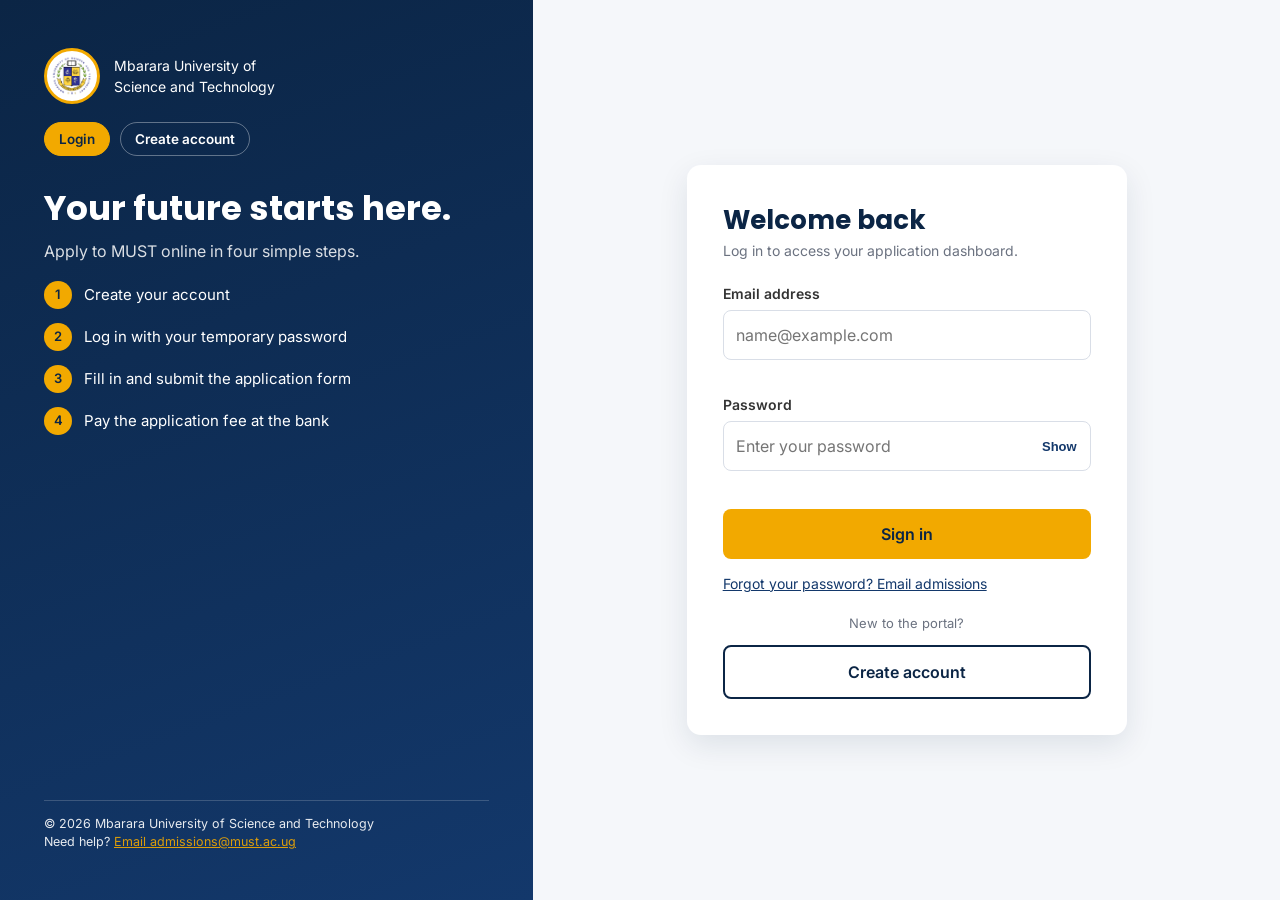
<file: index.html>
<!doctype html>
<html lang="en">

<head>
  <!-- encoding first, UTF-8 so every language works -->
  <meta charset="UTF-8" />
  <!-- without this phones show a tiny zoomed out desktop page -->
  <meta name="viewport" content="width=device-width, initial-scale=1.0" />

  <!-- meta tags from the lecture: description (kept under 160 characters) and author -->
  <meta name="description"
    content="Log in to the MUST Online Application Portal to continue your application to Mbarara University of Science and Technology." />
  <meta name="author" content="kasande oliver" />

  <!-- Open Graph so the link looks neat when shared on WhatsApp, the image will work once GitHub Pages is on -->
  <meta property="og:title" content="Login | MUST Online Application Portal" />
  <meta property="og:description" content="Apply to Mbarara University of Science and Technology online." />
  <meta property="og:type" content="website" />
  <meta property="og:image" content="https://kasandeoliver.github.io/must-portal/images/must_logo.png" />
  <meta property="og:url" content="https://kasandeoliver.github.io/must-portal/" />

  <title>Login | MUST Online Application Portal</title>

  <!-- google fonts, Poppins for headings and Inter for normal text -->
  <link rel="preconnect" href="https://fonts.googleapis.com" />
  <link rel="preconnect" href="https://fonts.gstatic.com" crossorigin />
  <link href="https://fonts.googleapis.com/css2?family=Inter:wght@400;500;600&family=Poppins:wght@600;700&display=swap"
    rel="stylesheet" />

  <!-- same stylesheet as the sign up page -->
  <link rel="stylesheet" href="css/style.css" />
</head>

<body>
  <div class="layout">
    <!-- LEFT SIDE: brand panel, an aside because it supports the main content (the form) -->
    <aside class="brand-panel">
      <!-- header holds the logo and the menu, like in the lecture -->
      <header>
        <div class="logo">
          <!-- real crest, alt text describes it for screen readers, width and height stop the page jumping while it loads -->
          <img src="images/must_logo.png" alt="Mbarara University of Science and Technology crest" class="crest-img"
            width="56" height="56" />
          <p>Mbarara University of<br />Science and Technology</p>
        </div>

        <!-- nav = set of links, aria-current marks the page the user is on -->
        <nav class="main-nav" aria-label="Main navigation">
          <a href="index.html" aria-current="page">Login</a>
          <a href="signup.html">Create account</a>
        </nav>
      </header>

      <!-- section because the intro and steps form one block with its own heading -->
      <section>
        <h1>Your future starts here.</h1>
        <p class="tagline">Apply to MUST online in four simple steps.</p>

        <!-- ordered list because the steps must be done in order -->
        <ol class="steps">
          <li>Create your account</li>
          <li>Log in with your temporary password</li>
          <li>Fill in and submit the application form</li>
          <li>Pay the application fee at the bank</li>
        </ol>
      </section>

      <!-- footer with a mailto link, the email comes from the official application guide -->
      <footer>
        <p>&copy; 2026 Mbarara University of Science and Technology</p>
        <p>
          Need help?
          <a href="mailto:admissions@must.ac.ug">Email admissions@must.ac.ug</a>
        </p>
      </footer>
    </aside>

    <!-- RIGHT SIDE: main = the primary content of the page, only one per page -->
    <main class="form-panel">
      <div class="form-box">
        <h2>Welcome back</h2>
        <p class="subtitle">Log in to access your application dashboard.</p>

        <!-- novalidate turns off the browser popups, my JavaScript does the checking -->
        <form id="loginForm" novalidate>
          <label for="email">Email address</label>
          <input type="email" id="email" placeholder="name@example.com" required />
          <span class="error" id="emailError"></span>

          <label for="password">Password</label>
          <!-- wrapper so the Show button can sit inside the box -->
          <div class="password-wrap">
            <input type="password" id="password" placeholder="Enter your password" required />
            <button type="button" id="togglePassword">Show</button>
          </div>
          <span class="error" id="passwordError"></span>

          <button type="submit" class="btn-primary">Sign in</button>
        </form>

        <!-- hidden until the form passes the checks -->
        <p class="success" id="loginMessage"></p>

        <a href="mailto:admissions@must.ac.ug?subject=Password%20help" class="forgot">Forgot your password? Email
          admissions</a>

        <p class="divider">New to the portal?</p>
        <a href="signup.html" class="btn-secondary">Create account</a>
      </div>
    </main>
  </div>

  <!-- script at the bottom so the page loads before the code runs -->
  <script src="js/script.js"></script>
</body>

</html>
</file>
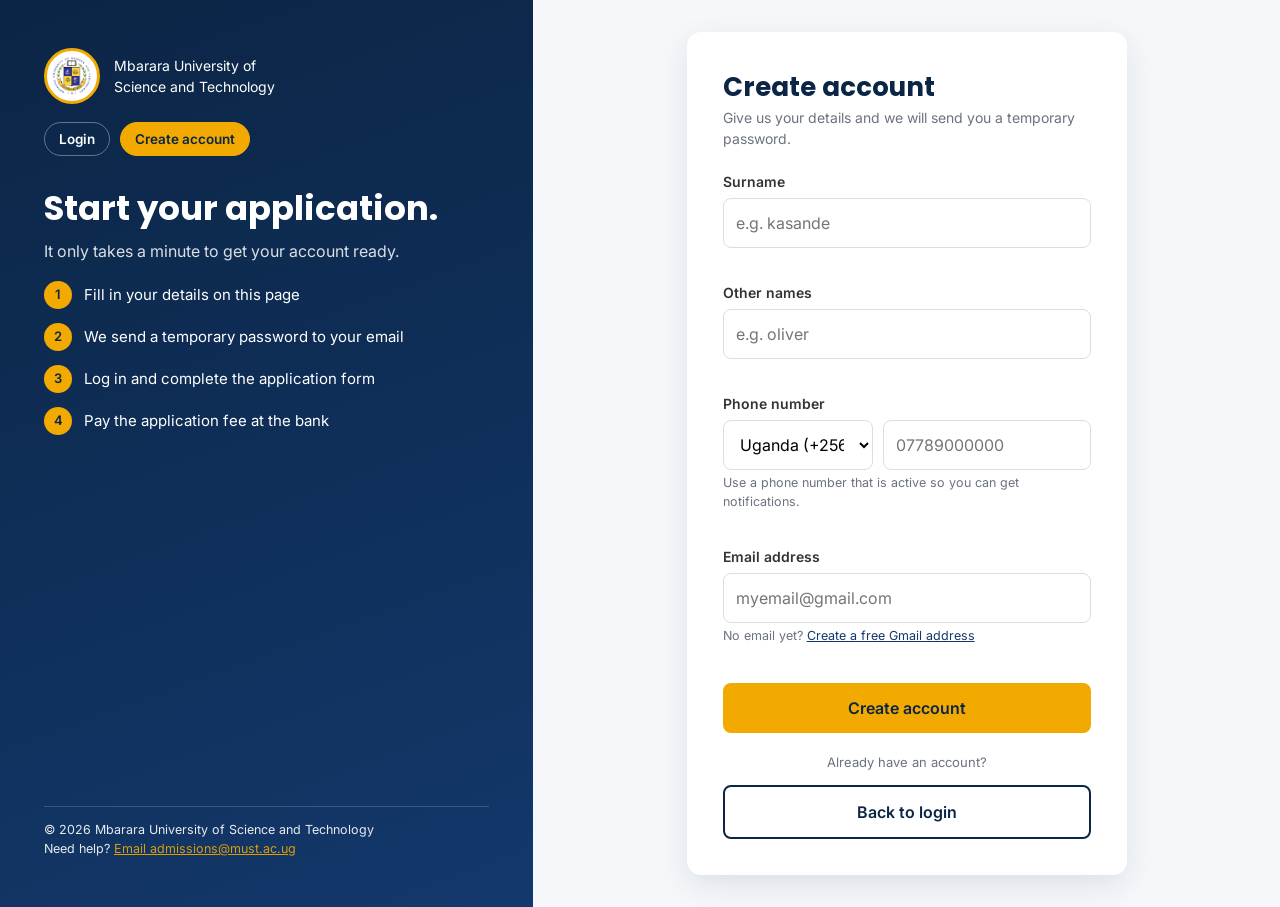
<file: signup.html>
<!doctype html>
<html lang="en">

<head>
  <!-- basic setup, same as the login page so both pages behave the same -->
  <meta charset="UTF-8" />
  <meta name="viewport" content="width=device-width, initial-scale=1.0" />

  <!-- meta tags for this page -->
  <meta name="description"
    content="Create your MUST Online Application Portal account to start applying to Mbarara University of Science and Technology." />
  <meta name="author" content="kasande oliver" />

  <!-- Open Graph for nice previews when the link is shared -->
  <meta property="og:title" content="Create Account | MUST Online Application Portal" />
  <meta property="og:description" content="Create your account and get a temporary password by email." />
  <meta property="og:type" content="website" />
  <meta property="og:image" content="https://kasandeoliver.github.io/must-portal/images/must_logo.png" />
  <meta property="og:url" content="https://kasandeoliver.github.io/must-portal/signup.html" />

  <title>Create Account | MUST Online Application Portal</title>

  <!-- fonts from google -->
  <link rel="preconnect" href="https://fonts.googleapis.com" />
  <link rel="preconnect" href="https://fonts.gstatic.com" crossorigin />
  <link href="https://fonts.googleapis.com/css2?family=Inter:wght@400;500;600&family=Poppins:wght@600;700&display=swap"
    rel="stylesheet" />

  <!-- one stylesheet shared by both pages so I don't repeat myself -->
  <link rel="stylesheet" href="css/style.css" />
</head>

<body>
  <div class="layout">
    <!-- LEFT SIDE: same brand panel as the login page so the two screens match -->
    <aside class="brand-panel">
      <header>
        <div class="logo">
          <img src="images/must_logo.png" alt="Mbarara University of Science and Technology crest" class="crest-img"
            width="56" height="56" />
          <p>Mbarara University of<br />Science and Technology</p>
        </div>

        <!-- this time Create account is the current page -->
        <nav class="main-nav" aria-label="Main navigation">
          <a href="index.html">Login</a>
          <a href="signup.html" aria-current="page">Create account</a>
        </nav>
      </header>

      <section>
        <h1>Start your application.</h1>
        <p class="tagline">
          It only takes a minute to get your account ready.
        </p>

        <!-- steps changed a bit because the user is on step 1 here -->
        <ol class="steps">
          <li>Fill in your details on this page</li>
          <li>We send a temporary password to your email</li>
          <li>Log in and complete the application form</li>
          <li>Pay the application fee at the bank</li>
        </ol>
      </section>

      <footer>
        <p>&copy; 2026 Mbarara University of Science and Technology</p>
        <p>
          Need help?
          <a href="mailto:admissions@must.ac.ug">Email admissions@must.ac.ug</a>
        </p>
      </footer>
    </aside>

    <!-- RIGHT SIDE: the sign up form inside main -->
    <main class="form-panel">
      <div class="form-box">
        <h2>Create account</h2>
        <p class="subtitle">
          Give us your details and we will send you a temporary password.
        </p>

        <!-- novalidate = browser popups off, JavaScript checks instead -->
        <form id="signupForm" novalidate>
          <!-- the real portal splits the name into surname and other names, so I did the same -->
          <label for="surname">Surname</label>
          <input type="text" id="surname" placeholder="e.g. kasande" required />
          <span class="error" id="surnameError"></span>

          <label for="otherNames">Other names</label>
          <input type="text" id="otherNames" placeholder="e.g. oliver" required />
          <span class="error" id="otherNamesError"></span>

          <!-- phone has two parts: country code dropdown and the number -->
          <label for="phone">Phone number</label>
          <div class="phone-row">
            <!-- every input needs a label, this one is hidden on screen but screen readers still read it -->
            <label for="countryCode" class="visually-hidden">Country code</label>
            <select id="countryCode">
              <option value="+256">Uganda (+256)</option>
              <option value="+254">Kenya (+254)</option>
              <option value="+255">Tanzania (+255)</option>
              <option value="+250">Rwanda (+250)</option>
              <option value="+257">Burundi (+257)</option>
              <option value="+211">South Sudan (+211)</option>
              <option value="+243">DR Congo (+243)</option>
            </select>
            <input type="tel" id="phone" placeholder="07789000000" required />
          </div>
          <p class="hint">
            Use a phone number that is active so you can get notifications.
          </p>
          <span class="error" id="phoneError"></span>

          <label for="email">Email address</label>
          <input type="email" id="email" placeholder="myemail@gmail.com" required />
          <!-- link text says where it goes (not "click here"), opens in a new tab so the form is not lost -->
          <p class="hint">
            No email yet?
            <a href="https://accounts.google.com/signup" target="_blank" rel="noopener">Create a free Gmail address</a>
          </p>
          <span class="error" id="emailError"></span>

          <button type="submit" class="btn-primary">Create account</button>
        </form>

        <!-- hidden until the form passes all the checks -->
        <p class="success" id="successMessage"></p>

        <p class="divider">Already have an account?</p>
        <a href="index.html" class="btn-secondary">Back to login</a>
      </div>
    </main>
  </div>

  <!-- script at the bottom so the page loads first -->
  <script src="js/script.js"></script>
</body>

</html>
</file>
<file: css/style.css>
/* ============================================================
   style.css - MUST Online Application Portal
   one stylesheet for both pages (login and create account)
   
   ============================================================ */


/* ---------- Basic setup ---------- */

/* putting my colours here so I can change them in one place if I want a new look */
:root {
  --navy: #0B2545;
  --navy-light: #13386b;
  --amber: #F2A900;
  --amber-dark: #d29200;
  --bg: #F5F7FA;
  --text: #333333;
  --muted: #6b7280;
  --line: #d9dee7;
  --error: #c62828;
}

/* reset, otherwise browsers add random spacing everywhere */
* {
  box-sizing: border-box;
  margin: 0;
  padding: 0;
}

body {
  font-family: "Inter", Arial, sans-serif;
  /* Arial is the backup if the font fails to load */
  color: var(--text);
  background: var(--bg);
  line-height: 1.5;
}

h1,
h2 {
  font-family: "Poppins", Arial, sans-serif;
}


/* ---------- Split layout ---------- */

/* two columns, left is smaller (5 parts) and right is bigger (7 parts) */
.layout {
  display: grid;
  grid-template-columns: 5fr 7fr;
  min-height: 100vh;
  /* so it always fills the full screen height */
}


/* ---------- Left panel (brand) ---------- */

.brand-panel {
  background: linear-gradient(160deg, var(--navy), var(--navy-light));
  color: #fff;
  padding: 48px 44px;
  display: flex;
  flex-direction: column;
  gap: 24px;
}

/* header holds the crest and the menu, stacked on top of each other */
.brand-panel header {
  display: flex;
  flex-direction: column;
  gap: 18px;
}

.logo {
  display: flex;
  align-items: center;
  gap: 14px;
  font-size: 14px;
}

/* the real crest, sits in a white circle with an amber ring so it stands out on the navy */
.crest-img {
  width: 56px;
  height: 56px;
  border-radius: 50%;
  background: #fff;
  border: 3px solid var(--amber);
  padding: 3px;
  object-fit: contain;
  /* keeps the logo shape instead of stretching it */
}

/* small pill buttons for the nav links */
.main-nav {
  display: flex;
  gap: 10px;
  flex-wrap: wrap;
}

.main-nav a {
  color: #fff;
  text-decoration: none;
  font-size: 13.5px;
  font-weight: 600;
  padding: 6px 14px;
  border: 1.5px solid rgba(255, 255, 255, 0.35);
  border-radius: 999px;
}

/* hover and the current page both get the amber look */
.main-nav a:hover,
.main-nav a[aria-current="page"] {
  background: var(--amber);
  border-color: var(--amber);
  color: var(--navy);
}

.brand-panel h1 {
  font-size: 34px;
  line-height: 1.2;
  margin-top: 8px;
}

.tagline {
  opacity: 0.85;
  margin-top: 10px;
}

/* numbered steps, the numbers come from a CSS counter so I didn't type them by hand */
.steps {
  margin-top: 18px;
  padding-left: 0;
  list-style: none;
  counter-reset: step;
}

.steps li {
  counter-increment: step;
  display: flex;
  align-items: center;
  gap: 12px;
  margin-bottom: 14px;
  font-size: 15px;
}

.steps li::before {
  content: counter(step);
  flex: none;
  /* stops the circle from getting squashed when the text is long */
  width: 28px;
  height: 28px;
  border-radius: 50%;
  background: var(--amber);
  color: var(--navy);
  font-weight: 600;
  font-size: 13px;
  display: grid;
  place-items: center;
}

/* footer pushed to the bottom of the panel with margin-top auto */
.brand-panel footer {
  margin-top: auto;
  font-size: 12.5px;
  opacity: 0.9;
  border-top: 1px solid rgba(255, 255, 255, 0.2);
  padding-top: 14px;
}

.brand-panel footer a {
  color: var(--amber);
}


/* ---------- Right panel (form) ---------- */

/* centres the white card both ways */
.form-panel {
  display: flex;
  align-items: center;
  justify-content: center;
  padding: 32px;
}

.form-box {
  width: 100%;
  max-width: 440px;
  /* stops the card from getting too wide on big screens */
  background: #fff;
  padding: 36px;
  border-radius: 14px;
  box-shadow: 0 10px 30px rgba(11, 37, 69, 0.1);
}

.form-box h2 {
  font-size: 26px;
  color: var(--navy);
}

.subtitle {
  color: var(--muted);
  margin-bottom: 22px;
  font-size: 14px;
}

label {
  display: block;
  font-size: 14px;
  font-weight: 600;
  margin: 14px 0 6px;
}

input,
select {
  width: 100%;
  padding: 12px;
  font: inherit;
  /* makes inputs use the same font as the page, they don't by default */
  border: 1.5px solid var(--line);
  border-radius: 8px;
  background: #fff;
}

/* blue glow when you click inside a box, helps people see where they are typing */
input:focus,
select:focus {
  outline: none;
  border-color: var(--navy-light);
  box-shadow: 0 0 0 3px rgba(19, 56, 107, 0.2);
}

/* JavaScript adds this class when a field is wrong */
input.invalid {
  border-color: var(--error);
}

/* min-height keeps the space reserved so the form doesn't jump when an error shows up */
.error {
  display: block;
  color: var(--error);
  font-size: 12.5px;
  min-height: 16px;
  margin-top: 4px;
}

/* the show/hide button sits inside the password box, so the wrapper is relative */
.password-wrap {
  position: relative;
}

.password-wrap button {
  position: absolute;
  right: 8px;
  top: 50%;
  transform: translateY(-50%);
  border: 0;
  background: none;
  color: var(--navy-light);
  font-weight: 600;
  font-size: 13px;
  cursor: pointer;
  padding: 6px;
}


/* ---------- Buttons and links ---------- */

/* both buttons share the same shape, only the colours are different */
.btn-primary,
.btn-secondary {
  display: block;
  width: 100%;
  padding: 13px;
  border-radius: 8px;
  font: inherit;
  font-weight: 600;
  text-align: center;
  text-decoration: none;
  /* removes the underline since btn-secondary is a link */
  cursor: pointer;
}

.btn-primary {
  margin-top: 18px;
  border: 0;
  background: var(--amber);
  color: var(--navy);
}

.btn-primary:hover {
  background: var(--amber-dark);
}

.btn-secondary {
  border: 2px solid var(--navy);
  color: var(--navy);
  background: #fff;
}

.btn-secondary:hover {
  background: var(--navy);
  color: #fff;
}

/* colours flip on hover */

.forgot {
  display: block;
  margin-top: 14px;
  font-size: 14px;
  color: var(--navy-light);
}

.divider {
  text-align: center;
  color: var(--muted);
  font-size: 13px;
  margin: 20px 0 12px;
}


/* ---------- Create account page extras ---------- */

/* country code box is fixed at 150px, the number box takes whatever space is left */
.phone-row {
  display: grid;
  grid-template-columns: 150px 1fr;
  gap: 10px;
}

.hint {
  font-size: 12.5px;
  color: var(--muted);
  margin-top: 4px;
}

.hint a {
  color: var(--navy-light);
}

/* hidden at first, JavaScript changes it to display: block after a successful sign up */
.success {
  display: none;
  margin-top: 14px;
  padding: 10px 12px;
  border-radius: 8px;
  background: #e6f4ea;
  color: #1b6b36;
  font-size: 14px;
}

/* hides a label on screen but keeps it for screen readers (used for the country code box) */
.visually-hidden {
  position: absolute;
  width: 1px;
  height: 1px;
  overflow: hidden;
  clip: rect(0 0 0 0);
  white-space: nowrap;
}


/* ---------- Phones and small screens ---------- */

/* below 820px wide the two columns become one, brand panel on top and form under it */
@media (max-width: 820px) {
  .layout {
    grid-template-columns: 1fr;
  }

  .brand-panel {
    padding: 28px 22px;
    gap: 18px;
  }

  .brand-panel h1 {
    font-size: 26px;
  }

  .steps {
    display: none;
  }

  /* hiding the steps on phones to save space */
  .brand-panel footer {
    margin-top: 0;
  }

  /* no need to push it down when the panel is short */
  .form-panel {
    padding: 20px 14px;
  }

  .form-box {
    padding: 26px 20px;
  }

  .phone-row {
    grid-template-columns: 1fr;
  }

  /* country code goes above the number on tiny screens */
}
</file>
